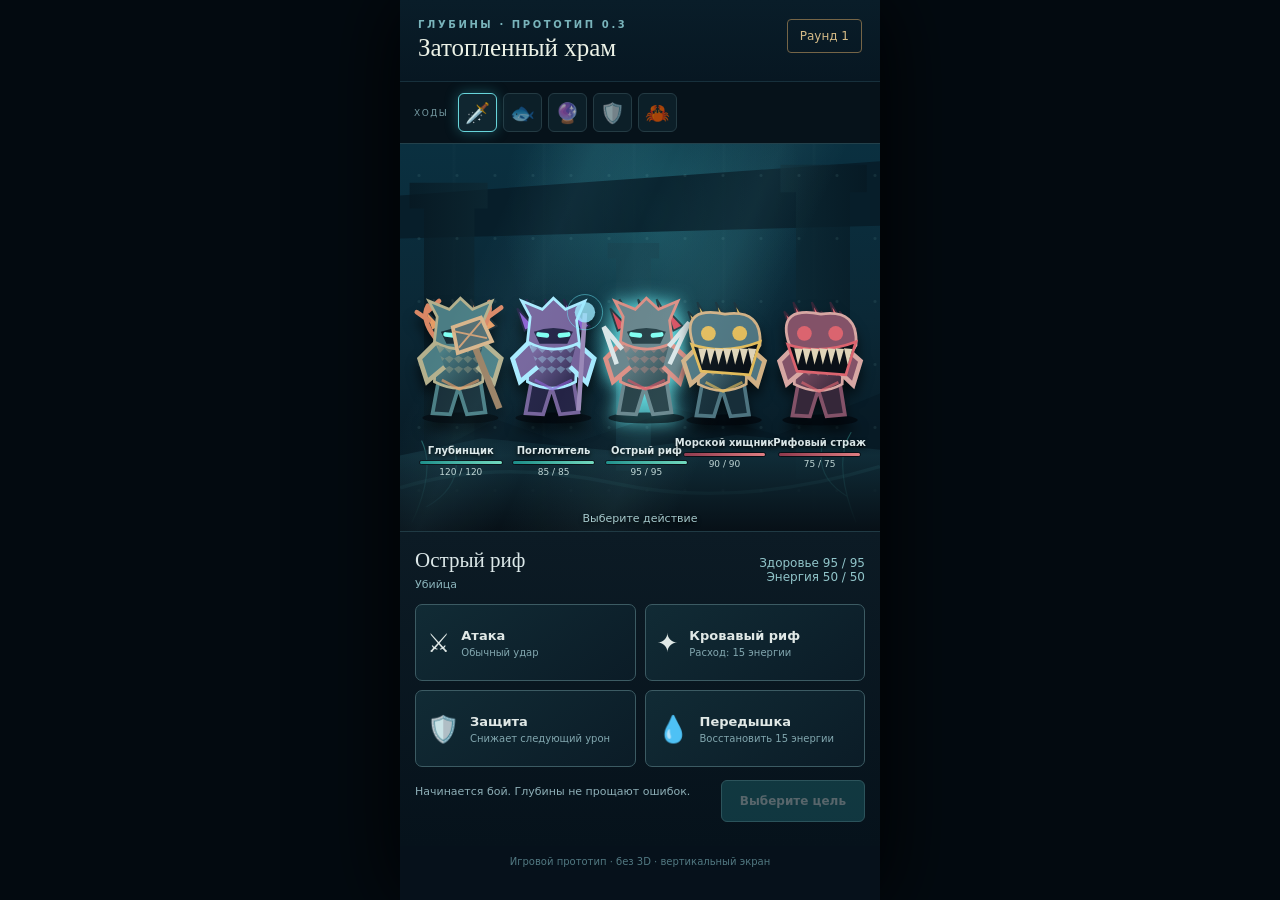
<file: turn-based-art-test.html>
<!doctype html>
<html lang="ru"><head><meta charset="utf-8"><meta name="viewport" content="width=device-width,initial-scale=1,viewport-fit=cover,user-scalable=no"><meta name="theme-color" content="#06131b"><title>Бездна — пошаговая RPG · прототип</title>
<style>
:root{--cyan:#68d5db;--gold:#c9a875;--ink:#06131b;--panel:#0a1924;--line:#365362;--red:#d36c75}*{box-sizing:border-box}body{margin:0;background:#030a10;color:#dce8e9;font-family:system-ui,-apple-system,Arial,sans-serif}button{font:inherit;cursor:pointer;-webkit-tap-highlight-color:transparent}#app{width:min(100%,480px);min-height:100dvh;margin:auto;position:relative;overflow:hidden;background:linear-gradient(180deg,#081d29,#06111b 70%);box-shadow:0 0 80px #000}header{height:82px;padding:19px 18px 12px;display:flex;justify-content:space-between;align-items:start;border-bottom:1px solid #3d657044;background:linear-gradient(#091d29,#071722)}.eyebrow{font-size:10px;letter-spacing:2.6px;color:#79b4bb;font-weight:700}h1{font-family:Georgia,serif;font-weight:400;font-size:25px;margin:4px 0 0;color:#ecf2e7}.round{font-size:12px;color:#d5bb87;border:1px solid #756547;padding:9px 12px;border-radius:4px}.initiative{display:flex;align-items:center;gap:7px;padding:11px 14px;background:#06121a;border-bottom:1px solid #23414b;overflow:hidden}.init-label{font-size:9px;letter-spacing:1.5px;color:#759aa2;margin-right:3px}.turn{height:39px;min-width:39px;display:grid;place-items:center;border:1px solid #34515a;background:#102630;border-radius:6px;font-size:20px;position:relative;opacity:.65}.turn.active{opacity:1;border-color:var(--cyan);box-shadow:0 0 13px #3dc9d65a}.turn.enemy{color:#d58a91}.battle{height:clamp(300px,43dvh,480px);position:relative;overflow:hidden;background:radial-gradient(ellipse at 53% 18%,#2a79858c,transparent 42%),linear-gradient(180deg,#0a3040 0%,#0b2836 45%,#06141d 100%)}.battle:before{content:"";position:absolute;inset:0;background:repeating-linear-gradient(90deg,transparent 0 52px,#8ec5c008 53px 55px,transparent 56px 90px);opacity:.5}.ruins{position:absolute;inset:0;pointer-events:none}.ruins svg{width:100%;height:100%}.ground{position:absolute;bottom:0;width:100%;height:30%;background:linear-gradient(0deg,#071017,#153743a0 65%,transparent);clip-path:polygon(0 35%,17% 20%,45% 31%,70% 17%,100% 30%,100% 100%,0 100%)}.bubbles{position:absolute;inset:0;background-image:radial-gradient(circle,#94d9d54d 1px,transparent 2px);background-size:38px 63px;opacity:.3;pointer-events:none}.team{position:absolute;bottom:14%;left:3%;width:58%;display:flex;align-items:end;justify-content:space-between;gap:0}.foes{position:absolute;bottom:16%;right:3%;width:39%;display:flex;align-items:end;justify-content:space-around;gap:3px}.unit{position:relative;display:flex;flex-direction:column;align-items:center;min-width:0;transition:transform .2s,filter .2s;user-select:none}.unit.active .figure{filter:drop-shadow(0 0 9px #63e4e8)}.unit.target .figure{filter:drop-shadow(0 0 10px #fa7777)}.unit.dead{opacity:.25;filter:grayscale(1)}.figure{height:clamp(112px,19dvh,175px);width:100%;display:flex;align-items:end;justify-content:center;filter:drop-shadow(0 9px 6px #0009)}.figure svg{height:100%;width:100%;overflow:visible}.foes .figure{height:clamp(100px,17dvh,150px)}.unit-name{font-size:10px;white-space:nowrap;text-shadow:0 2px 4px #000;font-weight:700}.hp{height:5px;background:#351b23;border:1px solid #080f16;border-radius:8px;width:90%;margin-top:4px;overflow:hidden}.hp>i{display:block;background:linear-gradient(90deg,#8f394d,#e17e82);height:100%;transition:width .3s}.team .hp>i{background:linear-gradient(90deg,#1b8b86,#70d8bc)}.numbers{font-size:9px;color:#c1d7d6;margin-top:2px}.unit.enemy-unit{cursor:pointer}.unit.enemy-unit.target:after{content:"◆";position:absolute;top:-14px;color:#ff8b87;font-size:14px}.hit{animation:hit .38s ease}@keyframes hit{0%,100%{transform:translateX(0)}35%{transform:translateX(9px);filter:brightness(2)}70%{transform:translateX(-5px)}}.status{position:absolute;left:12px;right:12px;bottom:6px;font-size:11px;color:#a4c7ca;text-align:center;text-shadow:0 2px 4px #000}.control{padding:16px 15px 24px;background:linear-gradient(180deg,#0c1b25,#06121b);border-top:1px solid #48758266}.hero-info{display:flex;align-items:center;justify-content:space-between;margin-bottom:12px}.hero-info h2{font-family:Georgia,serif;font-size:21px;font-weight:400;margin:0}.hero-info small{color:#8bb4bb;font-size:11px}.hero-info .stats{font-size:12px;color:#91c5ca;text-align:right}.actions{display:grid;grid-template-columns:repeat(2,1fr);gap:9px}.action{min-height:77px;background:linear-gradient(145deg,#112b35,#0b1c27);border:1px solid #3c5b63;border-radius:7px;color:#e0e8e6;display:flex;align-items:center;gap:11px;text-align:left;padding:11px}.action strong{display:block;font-size:13px}.action small{display:block;color:#82a7af;font-size:10px;margin-top:4px}.action .ico{font-size:26px}.action.selected{border-color:#7bd6d8;box-shadow:inset 0 0 0 1px #5abdc2,0 0 13px #3dcbcf2c}.action:disabled{opacity:.35;cursor:default}.bottom{display:flex;align-items:center;justify-content:space-between;gap:10px;margin-top:13px}.log{font-size:11px;color:#8eafb7;line-height:1.4;flex:1;min-height:35px}.confirm{padding:13px 18px;background:#267c84;border:1px solid #74cbd0;color:#effffe;border-radius:6px;font-weight:700;font-size:12px;min-width:122px}.confirm:disabled{opacity:.35}.end{position:absolute;inset:0;background:#041019eb;display:none;z-index:10;align-items:center;justify-content:center;flex-direction:column;text-align:center;padding:25px}.end.show{display:flex}.end h2{font:38px Georgia,serif;color:#e8d2a5}.end p{color:#aac1c5}.end button{background:#236c75;border:1px solid #80d6d7;border-radius:5px;color:white;padding:14px 28px;margin-top:20px}.foot{font-size:10px;color:#527982;text-align:center;padding:10px}.floating{position:absolute;z-index:6;color:#fff;font-size:24px;font-weight:900;pointer-events:none;text-shadow:0 2px 8px #000;animation:float .75s ease-out forwards}@keyframes float{to{transform:translateY(-52px);opacity:0}}@media(max-height:700px){header{height:65px;padding-top:12px}.battle{height:38dvh}.figure{height:95px!important}.control{padding-top:10px}.action{min-height:60px}}
@keyframes drift{from{transform:translateY(15px)}to{transform:translateY(-18px)}}.bubbles{animation:drift 9s ease-in-out infinite alternate}.battle:after{content:'';position:absolute;inset:0;pointer-events:none;background:linear-gradient(115deg,transparent 20%,#6dcfdf10 30%,transparent 42%,#78d8d812 58%,transparent 68%);mix-blend-mode:screen}.unit.active{animation:drift 2.2s ease-in-out infinite alternate}.unit.enemy-unit:hover{filter:brightness(1.2)}.action:active{transform:scale(.98)}.unit.target{outline:1px solid #ee8c8c66;border-radius:8px}</style></head><body><main id="app"><header><div><div class="eyebrow">ГЛУБИНЫ · ПРОТОТИП 0.3</div><h1>Затопленный храм</h1></div><div class="round" id="round">Раунд 1</div></header><div class="initiative"><span class="init-label">ХОДЫ</span><div id="queue" style="display:flex;gap:6px"></div></div><section class="battle" id="battle"><div class="ruins"><svg viewBox="0 0 400 450" preserveAspectRatio="none"><defs><linearGradient id="col" x2="1" y2="0"><stop stop-color="#071720"/><stop offset=".5" stop-color="#1a4855"/><stop offset="1" stop-color="#061822"/></linearGradient></defs><path d="M0 60L400 20V95L0 110Z" fill="#071b26" opacity=".8"/><g fill="url(#col)" opacity=".7"><path d="M20 60h42v320H20zM8 45h65v30H8zM330 40h45v350h-45zM317 24h72v32h-72zM180 125h29v255h-29zM173 115h43v18h-43z"/></g><path d="M0 380L80 320 140 350 230 308 315 338 400 290V450H0Z" fill="#071823" opacity=".55"/><path d="M0 400Q80 365 180 395T400 375" fill="none" stroke="#3b8589" opacity=".35" stroke-width="4"/><g stroke="#3b9f9c" opacity=".5" fill="none"><path d="M10 440q20-60 8-95m4 77q32-25 23-70M380 440q-20-70-4-105m-3 75q-29-24-20-65"/></g></svg></div><div class="bubbles"></div><div class="ground"></div><div class="team" id="team"></div><div class="foes" id="foes"></div><div class="status" id="status">Выберите действие и цель</div></section><section class="control"><div class="hero-info"><div><h2 id="heroTitle">Глубинщик</h2><small id="heroRole">Тяжёлый боец</small></div><div class="stats" id="heroStats">Здоровье 120 / 120<br>Энергия 40 / 40</div></div><div class="actions" id="actions"></div><div class="bottom"><div class="log" id="log">Начинается бой. Глубины не прощают ошибок.</div><button class="confirm" id="confirm" disabled>Выберите цель</button></div></section><div class="foot">Игровой прототип · без 3D · вертикальный экран</div><div class="end" id="end"><div style="font-size:55px" id="endIcon">⚔️</div><h2 id="endTitle">Победа</h2><p id="endText"></p><button onclick="location.reload()">Новый бой</button></div></main>
<script>
const icons=['🛡️','🔮','🗡️','🐟','🦀'];
const heroDefs=[{name:'Глубинщик',role:'Тяжёлый боец',hp:120,en:40,init:8,atk:19,cost:15,skill:'Сокрушающий удар',bonus:33,shape:0},{name:'Поглотитель',role:'Маг глубин',hp:85,en:70,init:12,atk:13,cost:20,skill:'Разряд бездны',bonus:28,shape:1},{name:'Острый риф',role:'Убийца',hp:95,en:50,init:18,atk:17,cost:15,skill:'Кровавый риф',bonus:31,shape:2}];
const enemyDefs=[{name:'Морской хищник',hp:90,init:15,atk:13,shape:3},{name:'Рифовый страж',hp:75,init:6,atk:11,shape:4}];
const units=[...heroDefs.map((u,i)=>({...u,id:i,max:u.hp,maxEn:u.en,enemy:false,alive:true})),...enemyDefs.map((u,i)=>({...u,id:i+3,max:u.hp,enemy:true,alive:true}))];
let order=[],turnIndex=0,round=1,selectedAction=null,targetId=null,busy=false,finished=false;
const $=id=>document.getElementById(id);
function figure(id){
const palettes=[['#182d37','#4b7d84','#b4b08d','#e69c64'],['#242345','#76649b','#a8eaff','#8b5ed1'],['#253c43','#68848b','#db8e84','#d84f60'],['#172e39','#4e7480','#d1b084','#e2bb5a'],['#352739','#835268','#d7a7a3','#db646f']];
const [dark,base,shine,accent]=palettes[id], foe=id>2;
const fins=Array.from({length:7},(_,i)=>{let x=19+i*10;return '<path d="M'+x+' 39 L'+(x-8)+' '+(i%2?5:15)+' L'+(x+10)+' 34Z" fill="'+accent+'" stroke="'+dark+'" stroke-width="2"/>'}).join('');
const scales=Array.from({length:15},(_,i)=>{let x=28+(i%5)*10,y=55+Math.floor(i/5)*11;return '<path d="M'+x+' '+y+'l5 3-5 5-5-5Z" fill="'+shine+'" opacity=".35"/>'}).join('');
const coral=id===0?'<path d="M23 47Q7 26 15 12M16 28L3 19M15 18L27 7M72 40Q84 24 81 8M79 25L94 14" fill="none" stroke="#d98765" stroke-width="5" stroke-linecap="round"/>':'';
const weapon=id===0?'<g transform="rotate(-19 78 82)"><path d="M74 40L78 125" stroke="#9a8063" stroke-width="7"/><path d="M59 26L91 26 94 54 55 54Z" fill="#536d72" stroke="#d8b58b" stroke-width="4"/><path d="M58 30L90 49M90 30L58 49" stroke="#d0a077" stroke-width="2"/></g>':id===1?'<path d="M84 20L77 125" stroke="#9a89b8" stroke-width="5"/><circle cx="84" cy="19" r="11" fill="#9ceaff" opacity=".8"/><circle cx="84" cy="19" r="19" fill="none" stroke="#6cefff" opacity=".5"/>':id===2?'<path d="M18 75L4 35 24 59M75 75L96 30 74 56" stroke="#d9e6e8" stroke-width="5" fill="none"/>':'';
const head=foe?'<path d="M15 46Q5 9 51 18Q92 12 89 52L75 75 25 75Z" fill="'+base+'" stroke="'+shine+'" stroke-width="3"/><path d="M15 51Q50 63 89 48L78 84 25 80Z" fill="#0a1017" stroke="'+accent+'" stroke-width="3"/>'+Array.from({length:7},(_,i)=>'<path d="M'+(22+i*9)+' 55l4 18 5-17Z" fill="#dfd4b8"/>').join('')+'<circle cx="33" cy="39" r="8" fill="'+accent+'"/><circle cx="67" cy="39" r="8" fill="'+accent+'"/>': '<path d="M25 24L16 7 38 16 50 4 63 16 84 7 75 28 78 52Q50 66 22 51Z" fill="'+base+'" stroke="'+shine+'" stroke-width="3"/><path d="M29 40Q50 32 71 40L65 53 35 53Z" fill="'+dark+'"/><path d="M34 43L43 44M57 44L66 43" stroke="#80fff2" stroke-width="5" stroke-linecap="round"/>';
return '<svg viewBox="0 0 100 140" aria-hidden="true"><defs><linearGradient id="armor'+id+'" x1="0" y1="0" x2="1" y2="1"><stop stop-color="'+shine+'"/><stop offset=".25" stop-color="'+base+'"/><stop offset="1" stop-color="'+dark+'"/></linearGradient></defs><ellipse cx="50" cy="133" rx="41" ry="6" fill="#02070c" opacity=".7"/>'+fins+coral+'<path d="M28 84L20 128 39 129 48 100 57 129 77 127 70 83Z" fill="'+dark+'" stroke="'+base+'" stroke-width="4"/><path d="M24 48Q49 31 76 48L74 94Q49 108 22 94Z" fill="url(#armor'+id+')" stroke="'+shine+'" stroke-width="3"/>'+scales+'<path d="M23 52L6 69 14 94 33 78M75 52L94 69 86 95 68 78" fill="'+base+'" stroke="'+shine+'" stroke-width="5"/>'+head+weapon+'<path d="M30 92L49 102 70 92" fill="none" stroke="'+accent+'" stroke-width="3" opacity=".65"/></svg>';
}
function render(){const active=order[turnIndex];$('round').textContent='Раунд '+round;$('queue').innerHTML=order.slice(turnIndex).filter(id=>units[id].alive).concat(order.slice(0,turnIndex).filter(id=>units[id].alive)).map((id,i)=>'<div class="turn '+(i===0?'active ':'')+(units[id].enemy?'enemy':'')+'">'+icons[id]+'</div>').join('');
for(const [container,ids] of [['team',[0,1,2]],['foes',[3,4]]]){$(container).innerHTML=ids.map(id=>{const u=units[id];return '<div class="unit '+(!u.alive?'dead ':'')+(id===active?'active ':'')+(id===targetId?'target ':'')+(u.enemy?'enemy-unit':'')+'" data-id="'+id+'"><div class="figure">'+figure(u.shape)+'</div><div class="unit-name">'+u.name+'</div><div class="hp"><i style="width:'+Math.max(0,u.hp/u.max*100)+'%"></i></div><div class="numbers">'+Math.max(0,u.hp)+' / '+u.max+'</div></div>'}).join('')}
document.querySelectorAll('.enemy-unit').forEach(el=>el.onclick=()=>{if(!busy&&active!==undefined&&!units[active].enemy&&units[+el.dataset.id].alive){targetId=+el.dataset.id;render()}});
if(active===undefined)return;const h=units[active];$('heroTitle').textContent=h.enemy?'Ход противника':h.name;$('heroRole').textContent=h.enemy?'Враг выбирает действие':h.role;$('heroStats').innerHTML=h.enemy?'Вражеская атака':'Здоровье '+h.hp+' / '+h.max+'<br>Энергия '+h.en+' / '+h.maxEn;
const actions=[{name:'Атака',desc:'Обычный удар',ico:'⚔️',cost:0},{name:h.enemy?'Способность':h.skill,desc:'Расход: '+(h.cost||0)+' энергии',ico:'✦',cost:h.cost||0},{name:'Защита',desc:'Снижает следующий урон',ico:'🛡️',cost:0},{name:'Передышка',desc:'Восстановить 15 энергии',ico:'💧',cost:0}];
$('actions').innerHTML=actions.map((a,i)=>'<button class="action '+(selectedAction===i?'selected':'')+'" data-action="'+i+'" '+(busy||h.enemy||i===1&&h.en<a.cost?'disabled':'')+'><span class="ico">'+a.ico+'</span><span><strong>'+a.name+'</strong><small>'+a.desc+'</small></span></button>').join('');
document.querySelectorAll('[data-action]').forEach(b=>b.onclick=()=>{selectedAction=+b.dataset.action;if(selectedAction>=2)targetId=null;render()});
const can=!busy&&!h.enemy&&selectedAction!==null&&(selectedAction>=2||targetId!==null&&units[targetId].alive);$('confirm').disabled=!can;$('confirm').textContent=selectedAction>=2?'Выполнить':targetId!==null?'Атаковать':'Выберите цель';$('status').textContent=h.enemy?'Противник готовится к атаке':selectedAction===null?'Выберите действие':selectedAction<2?'Нажмите на живого противника':'Подтвердите действие';
}
function say(s){$('log').textContent=s}
function pop(id,n){const el=document.querySelector('[data-id="'+id+'"]');if(!el)return;el.classList.add('hit');const b=el.getBoundingClientRect(),p=$('battle').getBoundingClientRect();const d=document.createElement('div');d.className='floating';d.textContent=n;d.style.left=(b.left-p.left+b.width/2-10)+'px';d.style.top=(b.top-p.top+10)+'px';$('battle').appendChild(d);setTimeout(()=>d.remove(),780)}
function damage(target,amount){const u=units[target];let actual=Math.max(1,amount-(u.guard?Math.ceil(amount*.55):0));u.guard=false;u.hp=Math.max(0,u.hp-actual);u.alive=u.hp>0;pop(target,'−'+actual)}
function next(){selectedAction=null;targetId=null;if(units.slice(3).every(u=>!u.alive))return end(true);if(units.slice(0,3).every(u=>!u.alive))return end(false);do{turnIndex++;if(turnIndex>=order.length){round++;turnIndex=0;order=units.filter(u=>u.alive).sort((a,b)=>b.init-a.init).map(u=>u.id)}}while(!units[order[turnIndex]].alive);busy=false;render();if(units[order[turnIndex]].enemy){busy=true;setTimeout(enemyTurn,850)}}
function enemyTurn(){if(finished)return;const e=units[order[turnIndex]];const possible=units.slice(0,3).filter(u=>u.alive);if(!possible.length)return end(false);const t=possible[Math.floor(Math.random()*possible.length)];damage(t.id,e.atk+Math.floor(Math.random()*6));say(e.name+' атакует: '+t.name);render();setTimeout(next,850)}
function end(win){finished=true;$('end').classList.add('show');$('endIcon').textContent=win?'🏆':'☠️';$('endTitle').textContent=win?'Победа':'Отряд погиб';$('endText').textContent=win?'Враги повержены. Подводный храм пока хранит свои тайны.':'Глубины оказались сильнее. Попробуйте другую тактику.'}
$('confirm').onclick=()=>{if(busy||selectedAction===null||finished)return;const h=units[order[turnIndex]];busy=true;let msg='';if(selectedAction===0){damage(targetId,h.atk+Math.floor(Math.random()*7));msg=h.name+' наносит обычный удар'}else if(selectedAction===1){h.en-=h.cost;damage(targetId,h.bonus+Math.floor(Math.random()*9));msg=h.name+' применяет «'+h.skill+'»'}else if(selectedAction===2){h.guard=true;msg=h.name+' укрепляет защиту'}else{h.en=Math.min(h.maxEn,h.en+15);msg=h.name+' восстанавливает энергию'}say(msg);render();setTimeout(next,750)};
function start(){order=units.slice().sort((a,b)=>b.init-a.init).map(u=>u.id);render();if(units[order[0]].enemy){busy=true;setTimeout(enemyTurn,850)}}
start();
</script></body></html>
</file>
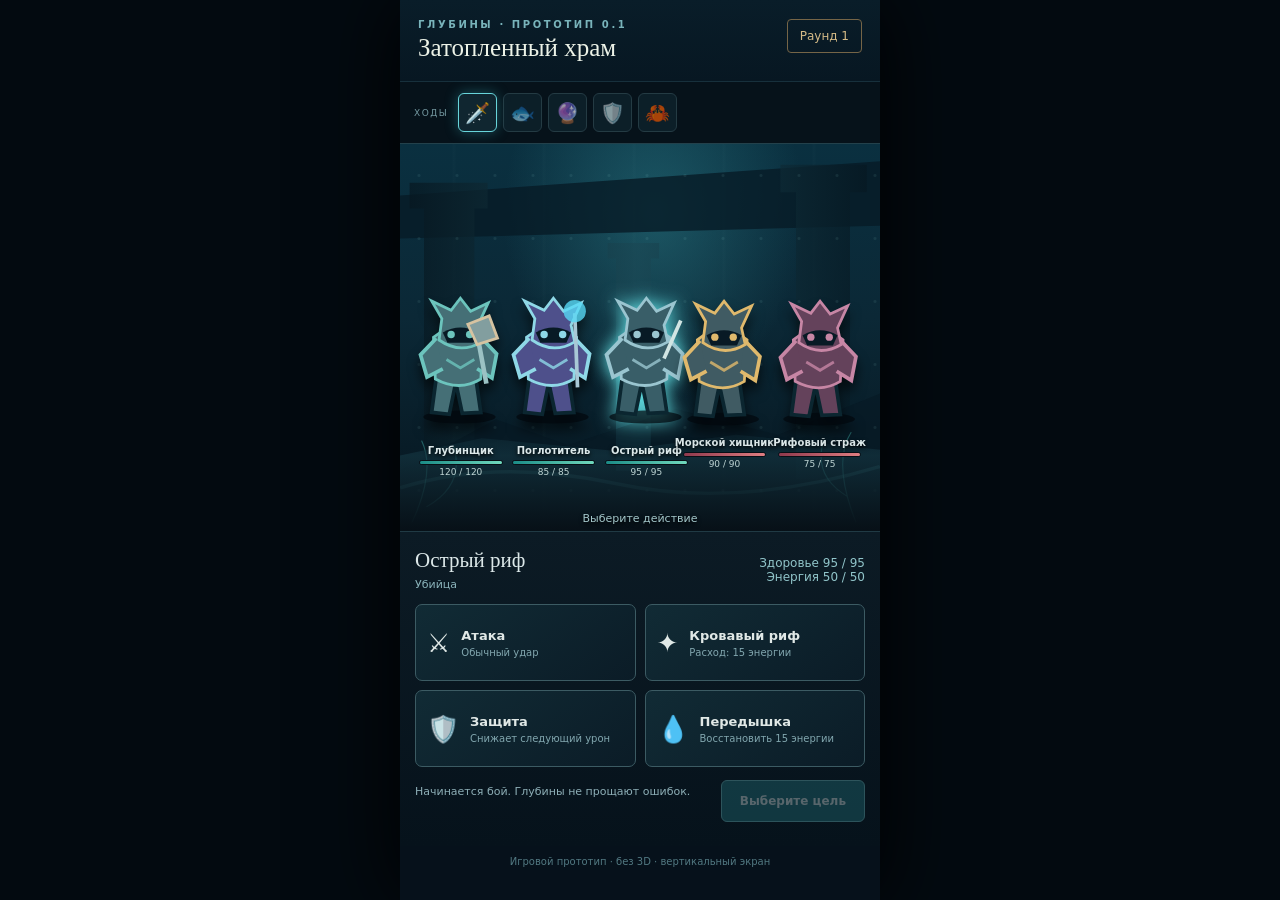
<file: turn-based-prototype.html>
<!doctype html>
<html lang="ru"><head><meta charset="utf-8"><meta name="viewport" content="width=device-width,initial-scale=1,viewport-fit=cover,user-scalable=no"><meta name="theme-color" content="#06131b"><title>Бездна — пошаговая RPG · прототип</title>
<style>
:root{--cyan:#68d5db;--gold:#c9a875;--ink:#06131b;--panel:#0a1924;--line:#365362;--red:#d36c75}*{box-sizing:border-box}body{margin:0;background:#030a10;color:#dce8e9;font-family:system-ui,-apple-system,Arial,sans-serif}button{font:inherit;cursor:pointer;-webkit-tap-highlight-color:transparent}#app{width:min(100%,480px);min-height:100dvh;margin:auto;position:relative;overflow:hidden;background:linear-gradient(180deg,#081d29,#06111b 70%);box-shadow:0 0 80px #000}header{height:82px;padding:19px 18px 12px;display:flex;justify-content:space-between;align-items:start;border-bottom:1px solid #3d657044;background:linear-gradient(#091d29,#071722)}.eyebrow{font-size:10px;letter-spacing:2.6px;color:#79b4bb;font-weight:700}h1{font-family:Georgia,serif;font-weight:400;font-size:25px;margin:4px 0 0;color:#ecf2e7}.round{font-size:12px;color:#d5bb87;border:1px solid #756547;padding:9px 12px;border-radius:4px}.initiative{display:flex;align-items:center;gap:7px;padding:11px 14px;background:#06121a;border-bottom:1px solid #23414b;overflow:hidden}.init-label{font-size:9px;letter-spacing:1.5px;color:#759aa2;margin-right:3px}.turn{height:39px;min-width:39px;display:grid;place-items:center;border:1px solid #34515a;background:#102630;border-radius:6px;font-size:20px;position:relative;opacity:.65}.turn.active{opacity:1;border-color:var(--cyan);box-shadow:0 0 13px #3dc9d65a}.turn.enemy{color:#d58a91}.battle{height:clamp(300px,43dvh,480px);position:relative;overflow:hidden;background:radial-gradient(ellipse at 53% 18%,#2a79858c,transparent 42%),linear-gradient(180deg,#0a3040 0%,#0b2836 45%,#06141d 100%)}.battle:before{content:"";position:absolute;inset:0;background:repeating-linear-gradient(90deg,transparent 0 52px,#8ec5c008 53px 55px,transparent 56px 90px);opacity:.5}.ruins{position:absolute;inset:0;pointer-events:none}.ruins svg{width:100%;height:100%}.ground{position:absolute;bottom:0;width:100%;height:30%;background:linear-gradient(0deg,#071017,#153743a0 65%,transparent);clip-path:polygon(0 35%,17% 20%,45% 31%,70% 17%,100% 30%,100% 100%,0 100%)}.bubbles{position:absolute;inset:0;background-image:radial-gradient(circle,#94d9d54d 1px,transparent 2px);background-size:38px 63px;opacity:.3;pointer-events:none}.team{position:absolute;bottom:14%;left:3%;width:58%;display:flex;align-items:end;justify-content:space-between;gap:0}.foes{position:absolute;bottom:16%;right:3%;width:39%;display:flex;align-items:end;justify-content:space-around;gap:3px}.unit{position:relative;display:flex;flex-direction:column;align-items:center;min-width:0;transition:transform .2s,filter .2s;user-select:none}.unit.active .figure{filter:drop-shadow(0 0 9px #63e4e8)}.unit.target .figure{filter:drop-shadow(0 0 10px #fa7777)}.unit.dead{opacity:.25;filter:grayscale(1)}.figure{height:clamp(112px,19dvh,175px);width:100%;display:flex;align-items:end;justify-content:center;filter:drop-shadow(0 9px 6px #0009)}.figure svg{height:100%;width:100%;overflow:visible}.foes .figure{height:clamp(100px,17dvh,150px)}.unit-name{font-size:10px;white-space:nowrap;text-shadow:0 2px 4px #000;font-weight:700}.hp{height:5px;background:#351b23;border:1px solid #080f16;border-radius:8px;width:90%;margin-top:4px;overflow:hidden}.hp>i{display:block;background:linear-gradient(90deg,#8f394d,#e17e82);height:100%;transition:width .3s}.team .hp>i{background:linear-gradient(90deg,#1b8b86,#70d8bc)}.numbers{font-size:9px;color:#c1d7d6;margin-top:2px}.unit.enemy-unit{cursor:pointer}.unit.enemy-unit.target:after{content:"◆";position:absolute;top:-14px;color:#ff8b87;font-size:14px}.hit{animation:hit .38s ease}@keyframes hit{0%,100%{transform:translateX(0)}35%{transform:translateX(9px);filter:brightness(2)}70%{transform:translateX(-5px)}}.status{position:absolute;left:12px;right:12px;bottom:6px;font-size:11px;color:#a4c7ca;text-align:center;text-shadow:0 2px 4px #000}.control{padding:16px 15px 24px;background:linear-gradient(180deg,#0c1b25,#06121b);border-top:1px solid #48758266}.hero-info{display:flex;align-items:center;justify-content:space-between;margin-bottom:12px}.hero-info h2{font-family:Georgia,serif;font-size:21px;font-weight:400;margin:0}.hero-info small{color:#8bb4bb;font-size:11px}.hero-info .stats{font-size:12px;color:#91c5ca;text-align:right}.actions{display:grid;grid-template-columns:repeat(2,1fr);gap:9px}.action{min-height:77px;background:linear-gradient(145deg,#112b35,#0b1c27);border:1px solid #3c5b63;border-radius:7px;color:#e0e8e6;display:flex;align-items:center;gap:11px;text-align:left;padding:11px}.action strong{display:block;font-size:13px}.action small{display:block;color:#82a7af;font-size:10px;margin-top:4px}.action .ico{font-size:26px}.action.selected{border-color:#7bd6d8;box-shadow:inset 0 0 0 1px #5abdc2,0 0 13px #3dcbcf2c}.action:disabled{opacity:.35;cursor:default}.bottom{display:flex;align-items:center;justify-content:space-between;gap:10px;margin-top:13px}.log{font-size:11px;color:#8eafb7;line-height:1.4;flex:1;min-height:35px}.confirm{padding:13px 18px;background:#267c84;border:1px solid #74cbd0;color:#effffe;border-radius:6px;font-weight:700;font-size:12px;min-width:122px}.confirm:disabled{opacity:.35}.end{position:absolute;inset:0;background:#041019eb;display:none;z-index:10;align-items:center;justify-content:center;flex-direction:column;text-align:center;padding:25px}.end.show{display:flex}.end h2{font:38px Georgia,serif;color:#e8d2a5}.end p{color:#aac1c5}.end button{background:#236c75;border:1px solid #80d6d7;border-radius:5px;color:white;padding:14px 28px;margin-top:20px}.foot{font-size:10px;color:#527982;text-align:center;padding:10px}.floating{position:absolute;z-index:6;color:#fff;font-size:24px;font-weight:900;pointer-events:none;text-shadow:0 2px 8px #000;animation:float .75s ease-out forwards}@keyframes float{to{transform:translateY(-52px);opacity:0}}@media(max-height:700px){header{height:65px;padding-top:12px}.battle{height:38dvh}.figure{height:95px!important}.control{padding-top:10px}.action{min-height:60px}}
</style></head><body><main id="app"><header><div><div class="eyebrow">ГЛУБИНЫ · ПРОТОТИП 0.1</div><h1>Затопленный храм</h1></div><div class="round" id="round">Раунд 1</div></header><div class="initiative"><span class="init-label">ХОДЫ</span><div id="queue" style="display:flex;gap:6px"></div></div><section class="battle" id="battle"><div class="ruins"><svg viewBox="0 0 400 450" preserveAspectRatio="none"><defs><linearGradient id="col" x2="1" y2="0"><stop stop-color="#071720"/><stop offset=".5" stop-color="#1a4855"/><stop offset="1" stop-color="#061822"/></linearGradient></defs><path d="M0 60L400 20V95L0 110Z" fill="#071b26" opacity=".8"/><g fill="url(#col)" opacity=".7"><path d="M20 60h42v320H20zM8 45h65v30H8zM330 40h45v350h-45zM317 24h72v32h-72zM180 125h29v255h-29zM173 115h43v18h-43z"/></g><path d="M0 380L80 320 140 350 230 308 315 338 400 290V450H0Z" fill="#071823" opacity=".55"/><path d="M0 400Q80 365 180 395T400 375" fill="none" stroke="#3b8589" opacity=".35" stroke-width="4"/><g stroke="#3b9f9c" opacity=".5" fill="none"><path d="M10 440q20-60 8-95m4 77q32-25 23-70M380 440q-20-70-4-105m-3 75q-29-24-20-65"/></g></svg></div><div class="bubbles"></div><div class="ground"></div><div class="team" id="team"></div><div class="foes" id="foes"></div><div class="status" id="status">Выберите действие и цель</div></section><section class="control"><div class="hero-info"><div><h2 id="heroTitle">Глубинщик</h2><small id="heroRole">Тяжёлый боец</small></div><div class="stats" id="heroStats">Здоровье 120 / 120<br>Энергия 40 / 40</div></div><div class="actions" id="actions"></div><div class="bottom"><div class="log" id="log">Начинается бой. Глубины не прощают ошибок.</div><button class="confirm" id="confirm" disabled>Выберите цель</button></div></section><div class="foot">Игровой прототип · без 3D · вертикальный экран</div><div class="end" id="end"><div style="font-size:55px" id="endIcon">⚔️</div><h2 id="endTitle">Победа</h2><p id="endText"></p><button onclick="location.reload()">Новый бой</button></div></main>
<script>
const icons=['🛡️','🔮','🗡️','🐟','🦀'];
const heroDefs=[{name:'Глубинщик',role:'Тяжёлый боец',hp:120,en:40,init:8,atk:19,cost:15,skill:'Сокрушающий удар',bonus:33,shape:0},{name:'Поглотитель',role:'Маг глубин',hp:85,en:70,init:12,atk:13,cost:20,skill:'Разряд бездны',bonus:28,shape:1},{name:'Острый риф',role:'Убийца',hp:95,en:50,init:18,atk:17,cost:15,skill:'Кровавый риф',bonus:31,shape:2}];
const enemyDefs=[{name:'Морской хищник',hp:90,init:15,atk:13,shape:3},{name:'Рифовый страж',hp:75,init:6,atk:11,shape:4}];
const units=[...heroDefs.map((u,i)=>({...u,id:i,max:u.hp,maxEn:u.en,enemy:false,alive:true})),...enemyDefs.map((u,i)=>({...u,id:i+3,max:u.hp,enemy:true,alive:true}))];
let order=[],turnIndex=0,round=1,selectedAction=null,targetId=null,busy=false,finished=false;
const $=id=>document.getElementById(id);
function figure(id){const colors=[['#456f76','#6cc4bd'],['#4e508b','#8fd8e7'],['#395e68','#9ac5d0'],['#405b63','#e0b96c'],['#64425b','#c786a5']];let [base,light]=colors[id];const weapon=id===0?'<path d="M67 37L78 96" stroke="#9bc2c4" stroke-width="5"/><path d="M58 32L81 23 90 47 68 54Z" fill="#829e9f" stroke="#d6c3a1" stroke-width="3"/>':id===1?'<path d="M73 20L76 100" stroke="#a8c8d6" stroke-width="4"/><circle cx="73" cy="18" r="12" fill="#58d8f5" opacity=".8"/>':id===2?'<path d="M69 69L87 28" stroke="#d1e5e3" stroke-width="4"/>':'';return '<svg viewBox="0 0 100 140" aria-hidden="true"><ellipse cx="49" cy="132" rx="39" ry="7" fill="#02080d" opacity=".7"/><path d="M25 82L19 127 38 129 45 95 52 128 72 127 65 79" fill="'+base+'" stroke="#0b2630" stroke-width="4"/><path d="M21 46Q48 24 75 46L72 91Q49 105 23 91Z" fill="'+base+'" stroke="'+light+'" stroke-width="3"/><path d="M24 47L7 65 14 89 31 80M72 46L89 64 84 90 68 80" fill="'+base+'" stroke="'+light+'" stroke-width="4"/><path d="M30 26L19 7 40 17 50 4 61 18 80 9 69 33 73 51Q50 65 27 49Z" fill="'+base+'" stroke="'+light+'" stroke-width="3"/><path d="M31 41Q50 30 69 41L64 52 36 52Z" fill="#081a25"/><circle cx="40" cy="43" r="4" fill="'+light+'"/><circle cx="60" cy="43" r="4" fill="'+light+'"/><path d="M35 70L50 79 65 70" fill="none" stroke="'+light+'" stroke-width="3" opacity=".8"/>'+weapon+'</svg>'}
function render(){const active=order[turnIndex];$('round').textContent='Раунд '+round;$('queue').innerHTML=order.slice(turnIndex).filter(id=>units[id].alive).concat(order.slice(0,turnIndex).filter(id=>units[id].alive)).map((id,i)=>'<div class="turn '+(i===0?'active ':'')+(units[id].enemy?'enemy':'')+'">'+icons[id]+'</div>').join('');
for(const [container,ids] of [['team',[0,1,2]],['foes',[3,4]]]){$(container).innerHTML=ids.map(id=>{const u=units[id];return '<div class="unit '+(!u.alive?'dead ':'')+(id===active?'active ':'')+(id===targetId?'target ':'')+(u.enemy?'enemy-unit':'')+'" data-id="'+id+'"><div class="figure">'+figure(u.shape)+'</div><div class="unit-name">'+u.name+'</div><div class="hp"><i style="width:'+Math.max(0,u.hp/u.max*100)+'%"></i></div><div class="numbers">'+Math.max(0,u.hp)+' / '+u.max+'</div></div>'}).join('')}
document.querySelectorAll('.enemy-unit').forEach(el=>el.onclick=()=>{if(!busy&&active!==undefined&&!units[active].enemy&&units[+el.dataset.id].alive){targetId=+el.dataset.id;render()}});
if(active===undefined)return;const h=units[active];$('heroTitle').textContent=h.enemy?'Ход противника':h.name;$('heroRole').textContent=h.enemy?'Враг выбирает действие':h.role;$('heroStats').innerHTML=h.enemy?'Вражеская атака':'Здоровье '+h.hp+' / '+h.max+'<br>Энергия '+h.en+' / '+h.maxEn;
const actions=[{name:'Атака',desc:'Обычный удар',ico:'⚔️',cost:0},{name:h.enemy?'Способность':h.skill,desc:'Расход: '+(h.cost||0)+' энергии',ico:'✦',cost:h.cost||0},{name:'Защита',desc:'Снижает следующий урон',ico:'🛡️',cost:0},{name:'Передышка',desc:'Восстановить 15 энергии',ico:'💧',cost:0}];
$('actions').innerHTML=actions.map((a,i)=>'<button class="action '+(selectedAction===i?'selected':'')+'" data-action="'+i+'" '+(busy||h.enemy||i===1&&h.en<a.cost?'disabled':'')+'><span class="ico">'+a.ico+'</span><span><strong>'+a.name+'</strong><small>'+a.desc+'</small></span></button>').join('');
document.querySelectorAll('[data-action]').forEach(b=>b.onclick=()=>{selectedAction=+b.dataset.action;if(selectedAction>=2)targetId=null;render()});
const can=!busy&&!h.enemy&&selectedAction!==null&&(selectedAction>=2||targetId!==null&&units[targetId].alive);$('confirm').disabled=!can;$('confirm').textContent=selectedAction>=2?'Выполнить':targetId!==null?'Атаковать':'Выберите цель';$('status').textContent=h.enemy?'Противник готовится к атаке':selectedAction===null?'Выберите действие':selectedAction<2?'Нажмите на живого противника':'Подтвердите действие';
}
function say(s){$('log').textContent=s}
function pop(id,n){const el=document.querySelector('[data-id="'+id+'"]');if(!el)return;el.classList.add('hit');const b=el.getBoundingClientRect(),p=$('battle').getBoundingClientRect();const d=document.createElement('div');d.className='floating';d.textContent=n;d.style.left=(b.left-p.left+b.width/2-10)+'px';d.style.top=(b.top-p.top+10)+'px';$('battle').appendChild(d);setTimeout(()=>d.remove(),780)}
function damage(target,amount){const u=units[target];let actual=Math.max(1,amount-(u.guard?Math.ceil(amount*.55):0));u.guard=false;u.hp=Math.max(0,u.hp-actual);u.alive=u.hp>0;pop(target,'−'+actual)}
function next(){selectedAction=null;targetId=null;if(units.slice(3).every(u=>!u.alive))return end(true);if(units.slice(0,3).every(u=>!u.alive))return end(false);do{turnIndex++;if(turnIndex>=order.length){round++;turnIndex=0;order=units.filter(u=>u.alive).sort((a,b)=>b.init-a.init).map(u=>u.id)}}while(!units[order[turnIndex]].alive);busy=false;render();if(units[order[turnIndex]].enemy){busy=true;setTimeout(enemyTurn,850)}}
function enemyTurn(){if(finished)return;const e=units[order[turnIndex]];const possible=units.slice(0,3).filter(u=>u.alive);if(!possible.length)return end(false);const t=possible[Math.floor(Math.random()*possible.length)];damage(t.id,e.atk+Math.floor(Math.random()*6));say(e.name+' атакует: '+t.name);render();setTimeout(next,850)}
function end(win){finished=true;$('end').classList.add('show');$('endIcon').textContent=win?'🏆':'☠️';$('endTitle').textContent=win?'Победа':'Отряд погиб';$('endText').textContent=win?'Враги повержены. Подводный храм пока хранит свои тайны.':'Глубины оказались сильнее. Попробуйте другую тактику.'}
$('confirm').onclick=()=>{if(busy||selectedAction===null||finished)return;const h=units[order[turnIndex]];busy=true;let msg='';if(selectedAction===0){damage(targetId,h.atk+Math.floor(Math.random()*7));msg=h.name+' наносит обычный удар'}else if(selectedAction===1){h.en-=h.cost;damage(targetId,h.bonus+Math.floor(Math.random()*9));msg=h.name+' применяет «'+h.skill+'»'}else if(selectedAction===2){h.guard=true;msg=h.name+' укрепляет защиту'}else{h.en=Math.min(h.maxEn,h.en+15);msg=h.name+' восстанавливает энергию'}say(msg);render();setTimeout(next,750)};
function start(){order=units.slice().sort((a,b)=>b.init-a.init).map(u=>u.id);render();if(units[order[0]].enemy){busy=true;setTimeout(enemyTurn,850)}}
start();
</script></body></html>
</file>
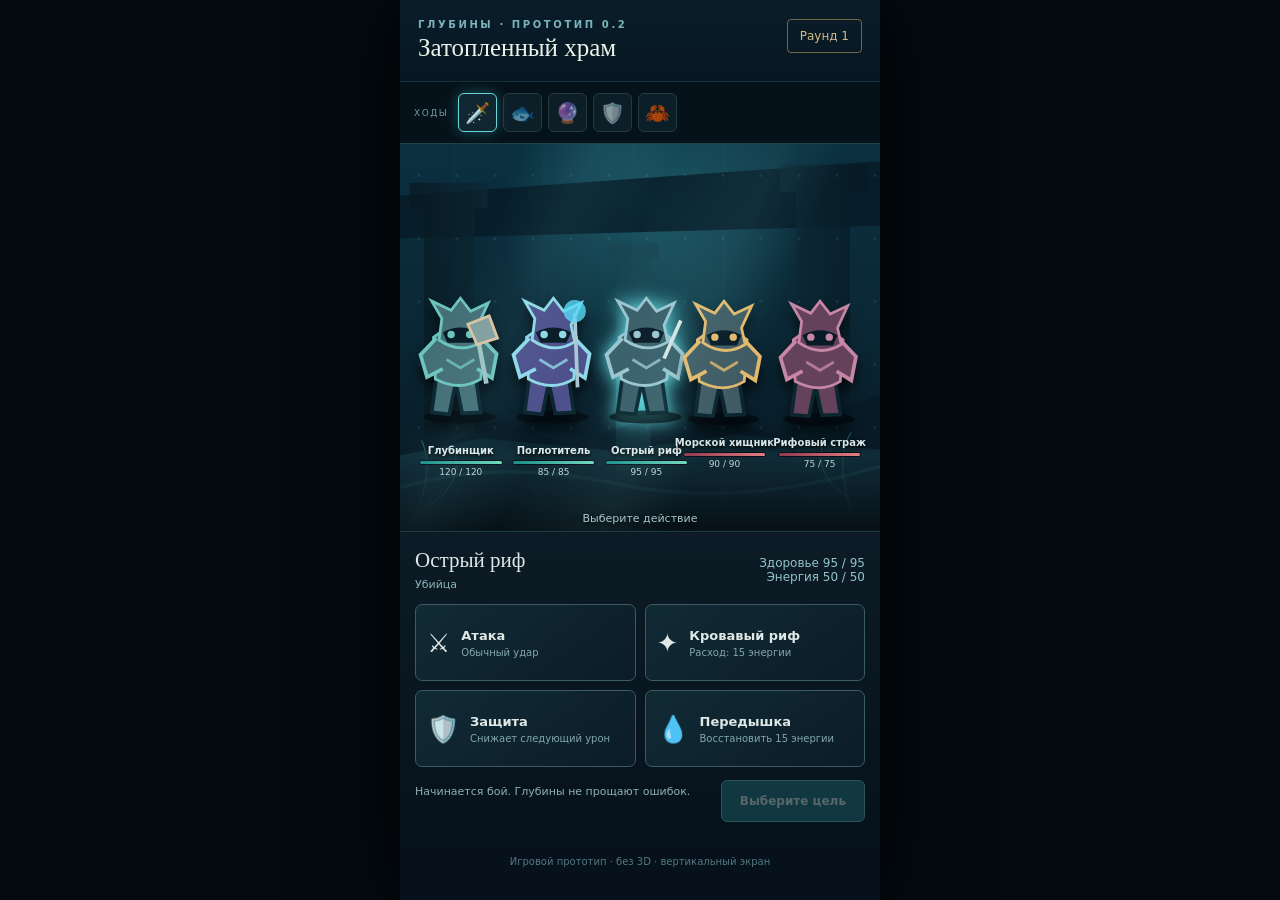
<file: turn-based-visual-test.html>
<!doctype html>
<html lang="ru"><head><meta charset="utf-8"><meta name="viewport" content="width=device-width,initial-scale=1,viewport-fit=cover,user-scalable=no"><meta name="theme-color" content="#06131b"><title>Бездна — пошаговая RPG · прототип</title>
<style>
:root{--cyan:#68d5db;--gold:#c9a875;--ink:#06131b;--panel:#0a1924;--line:#365362;--red:#d36c75}*{box-sizing:border-box}body{margin:0;background:#030a10;color:#dce8e9;font-family:system-ui,-apple-system,Arial,sans-serif}button{font:inherit;cursor:pointer;-webkit-tap-highlight-color:transparent}#app{width:min(100%,480px);min-height:100dvh;margin:auto;position:relative;overflow:hidden;background:linear-gradient(180deg,#081d29,#06111b 70%);box-shadow:0 0 80px #000}header{height:82px;padding:19px 18px 12px;display:flex;justify-content:space-between;align-items:start;border-bottom:1px solid #3d657044;background:linear-gradient(#091d29,#071722)}.eyebrow{font-size:10px;letter-spacing:2.6px;color:#79b4bb;font-weight:700}h1{font-family:Georgia,serif;font-weight:400;font-size:25px;margin:4px 0 0;color:#ecf2e7}.round{font-size:12px;color:#d5bb87;border:1px solid #756547;padding:9px 12px;border-radius:4px}.initiative{display:flex;align-items:center;gap:7px;padding:11px 14px;background:#06121a;border-bottom:1px solid #23414b;overflow:hidden}.init-label{font-size:9px;letter-spacing:1.5px;color:#759aa2;margin-right:3px}.turn{height:39px;min-width:39px;display:grid;place-items:center;border:1px solid #34515a;background:#102630;border-radius:6px;font-size:20px;position:relative;opacity:.65}.turn.active{opacity:1;border-color:var(--cyan);box-shadow:0 0 13px #3dc9d65a}.turn.enemy{color:#d58a91}.battle{height:clamp(300px,43dvh,480px);position:relative;overflow:hidden;background:radial-gradient(ellipse at 53% 18%,#2a79858c,transparent 42%),linear-gradient(180deg,#0a3040 0%,#0b2836 45%,#06141d 100%)}.battle:before{content:"";position:absolute;inset:0;background:repeating-linear-gradient(90deg,transparent 0 52px,#8ec5c008 53px 55px,transparent 56px 90px);opacity:.5}.ruins{position:absolute;inset:0;pointer-events:none}.ruins svg{width:100%;height:100%}.ground{position:absolute;bottom:0;width:100%;height:30%;background:linear-gradient(0deg,#071017,#153743a0 65%,transparent);clip-path:polygon(0 35%,17% 20%,45% 31%,70% 17%,100% 30%,100% 100%,0 100%)}.bubbles{position:absolute;inset:0;background-image:radial-gradient(circle,#94d9d54d 1px,transparent 2px);background-size:38px 63px;opacity:.3;pointer-events:none}.team{position:absolute;bottom:14%;left:3%;width:58%;display:flex;align-items:end;justify-content:space-between;gap:0}.foes{position:absolute;bottom:16%;right:3%;width:39%;display:flex;align-items:end;justify-content:space-around;gap:3px}.unit{position:relative;display:flex;flex-direction:column;align-items:center;min-width:0;transition:transform .2s,filter .2s;user-select:none}.unit.active .figure{filter:drop-shadow(0 0 9px #63e4e8)}.unit.target .figure{filter:drop-shadow(0 0 10px #fa7777)}.unit.dead{opacity:.25;filter:grayscale(1)}.figure{height:clamp(112px,19dvh,175px);width:100%;display:flex;align-items:end;justify-content:center;filter:drop-shadow(0 9px 6px #0009)}.figure svg{height:100%;width:100%;overflow:visible}.foes .figure{height:clamp(100px,17dvh,150px)}.unit-name{font-size:10px;white-space:nowrap;text-shadow:0 2px 4px #000;font-weight:700}.hp{height:5px;background:#351b23;border:1px solid #080f16;border-radius:8px;width:90%;margin-top:4px;overflow:hidden}.hp>i{display:block;background:linear-gradient(90deg,#8f394d,#e17e82);height:100%;transition:width .3s}.team .hp>i{background:linear-gradient(90deg,#1b8b86,#70d8bc)}.numbers{font-size:9px;color:#c1d7d6;margin-top:2px}.unit.enemy-unit{cursor:pointer}.unit.enemy-unit.target:after{content:"◆";position:absolute;top:-14px;color:#ff8b87;font-size:14px}.hit{animation:hit .38s ease}@keyframes hit{0%,100%{transform:translateX(0)}35%{transform:translateX(9px);filter:brightness(2)}70%{transform:translateX(-5px)}}.status{position:absolute;left:12px;right:12px;bottom:6px;font-size:11px;color:#a4c7ca;text-align:center;text-shadow:0 2px 4px #000}.control{padding:16px 15px 24px;background:linear-gradient(180deg,#0c1b25,#06121b);border-top:1px solid #48758266}.hero-info{display:flex;align-items:center;justify-content:space-between;margin-bottom:12px}.hero-info h2{font-family:Georgia,serif;font-size:21px;font-weight:400;margin:0}.hero-info small{color:#8bb4bb;font-size:11px}.hero-info .stats{font-size:12px;color:#91c5ca;text-align:right}.actions{display:grid;grid-template-columns:repeat(2,1fr);gap:9px}.action{min-height:77px;background:linear-gradient(145deg,#112b35,#0b1c27);border:1px solid #3c5b63;border-radius:7px;color:#e0e8e6;display:flex;align-items:center;gap:11px;text-align:left;padding:11px}.action strong{display:block;font-size:13px}.action small{display:block;color:#82a7af;font-size:10px;margin-top:4px}.action .ico{font-size:26px}.action.selected{border-color:#7bd6d8;box-shadow:inset 0 0 0 1px #5abdc2,0 0 13px #3dcbcf2c}.action:disabled{opacity:.35;cursor:default}.bottom{display:flex;align-items:center;justify-content:space-between;gap:10px;margin-top:13px}.log{font-size:11px;color:#8eafb7;line-height:1.4;flex:1;min-height:35px}.confirm{padding:13px 18px;background:#267c84;border:1px solid #74cbd0;color:#effffe;border-radius:6px;font-weight:700;font-size:12px;min-width:122px}.confirm:disabled{opacity:.35}.end{position:absolute;inset:0;background:#041019eb;display:none;z-index:10;align-items:center;justify-content:center;flex-direction:column;text-align:center;padding:25px}.end.show{display:flex}.end h2{font:38px Georgia,serif;color:#e8d2a5}.end p{color:#aac1c5}.end button{background:#236c75;border:1px solid #80d6d7;border-radius:5px;color:white;padding:14px 28px;margin-top:20px}.foot{font-size:10px;color:#527982;text-align:center;padding:10px}.floating{position:absolute;z-index:6;color:#fff;font-size:24px;font-weight:900;pointer-events:none;text-shadow:0 2px 8px #000;animation:float .75s ease-out forwards}@keyframes float{to{transform:translateY(-52px);opacity:0}}@media(max-height:700px){header{height:65px;padding-top:12px}.battle{height:38dvh}.figure{height:95px!important}.control{padding-top:10px}.action{min-height:60px}}
@keyframes drift{from{transform:translateY(15px)}to{transform:translateY(-18px)}}.bubbles{animation:drift 9s ease-in-out infinite alternate}.battle:after{content:'';position:absolute;inset:0;pointer-events:none;background:linear-gradient(115deg,transparent 20%,#6dcfdf10 30%,transparent 42%,#78d8d812 58%,transparent 68%);mix-blend-mode:screen}.unit.active{animation:drift 2.2s ease-in-out infinite alternate}.unit.enemy-unit:hover{filter:brightness(1.2)}.action:active{transform:scale(.98)}.unit.target{outline:1px solid #ee8c8c66;border-radius:8px}</style></head><body><main id="app"><header><div><div class="eyebrow">ГЛУБИНЫ · ПРОТОТИП 0.2</div><h1>Затопленный храм</h1></div><div class="round" id="round">Раунд 1</div></header><div class="initiative"><span class="init-label">ХОДЫ</span><div id="queue" style="display:flex;gap:6px"></div></div><section class="battle" id="battle"><div class="ruins"><svg viewBox="0 0 400 450" preserveAspectRatio="none"><defs><linearGradient id="col" x2="1" y2="0"><stop stop-color="#071720"/><stop offset=".5" stop-color="#1a4855"/><stop offset="1" stop-color="#061822"/></linearGradient></defs><path d="M0 60L400 20V95L0 110Z" fill="#071b26" opacity=".8"/><g fill="url(#col)" opacity=".7"><path d="M20 60h42v320H20zM8 45h65v30H8zM330 40h45v350h-45zM317 24h72v32h-72zM180 125h29v255h-29zM173 115h43v18h-43z"/></g><path d="M0 380L80 320 140 350 230 308 315 338 400 290V450H0Z" fill="#071823" opacity=".55"/><path d="M0 400Q80 365 180 395T400 375" fill="none" stroke="#3b8589" opacity=".35" stroke-width="4"/><g stroke="#3b9f9c" opacity=".5" fill="none"><path d="M10 440q20-60 8-95m4 77q32-25 23-70M380 440q-20-70-4-105m-3 75q-29-24-20-65"/></g></svg></div><div class="bubbles"></div><div class="ground"></div><div class="team" id="team"></div><div class="foes" id="foes"></div><div class="status" id="status">Выберите действие и цель</div></section><section class="control"><div class="hero-info"><div><h2 id="heroTitle">Глубинщик</h2><small id="heroRole">Тяжёлый боец</small></div><div class="stats" id="heroStats">Здоровье 120 / 120<br>Энергия 40 / 40</div></div><div class="actions" id="actions"></div><div class="bottom"><div class="log" id="log">Начинается бой. Глубины не прощают ошибок.</div><button class="confirm" id="confirm" disabled>Выберите цель</button></div></section><div class="foot">Игровой прототип · без 3D · вертикальный экран</div><div class="end" id="end"><div style="font-size:55px" id="endIcon">⚔️</div><h2 id="endTitle">Победа</h2><p id="endText"></p><button onclick="location.reload()">Новый бой</button></div></main>
<script>
const icons=['🛡️','🔮','🗡️','🐟','🦀'];
const heroDefs=[{name:'Глубинщик',role:'Тяжёлый боец',hp:120,en:40,init:8,atk:19,cost:15,skill:'Сокрушающий удар',bonus:33,shape:0},{name:'Поглотитель',role:'Маг глубин',hp:85,en:70,init:12,atk:13,cost:20,skill:'Разряд бездны',bonus:28,shape:1},{name:'Острый риф',role:'Убийца',hp:95,en:50,init:18,atk:17,cost:15,skill:'Кровавый риф',bonus:31,shape:2}];
const enemyDefs=[{name:'Морской хищник',hp:90,init:15,atk:13,shape:3},{name:'Рифовый страж',hp:75,init:6,atk:11,shape:4}];
const units=[...heroDefs.map((u,i)=>({...u,id:i,max:u.hp,maxEn:u.en,enemy:false,alive:true})),...enemyDefs.map((u,i)=>({...u,id:i+3,max:u.hp,enemy:true,alive:true}))];
let order=[],turnIndex=0,round=1,selectedAction=null,targetId=null,busy=false,finished=false;
const $=id=>document.getElementById(id);
function figure(id){const colors=[['#456f76','#6cc4bd'],['#4e508b','#8fd8e7'],['#395e68','#9ac5d0'],['#405b63','#e0b96c'],['#64425b','#c786a5']];let [base,light]=colors[id];const weapon=id===0?'<path d="M67 37L78 96" stroke="#9bc2c4" stroke-width="5"/><path d="M58 32L81 23 90 47 68 54Z" fill="#829e9f" stroke="#d6c3a1" stroke-width="3"/>':id===1?'<path d="M73 20L76 100" stroke="#a8c8d6" stroke-width="4"/><circle cx="73" cy="18" r="12" fill="#58d8f5" opacity=".8"/>':id===2?'<path d="M69 69L87 28" stroke="#d1e5e3" stroke-width="4"/>':'';return '<svg viewBox="0 0 100 140" aria-hidden="true"><ellipse cx="49" cy="132" rx="39" ry="7" fill="#02080d" opacity=".7"/><path d="M25 82L19 127 38 129 45 95 52 128 72 127 65 79" fill="'+base+'" stroke="#0b2630" stroke-width="4"/><path d="M21 46Q48 24 75 46L72 91Q49 105 23 91Z" fill="'+base+'" stroke="'+light+'" stroke-width="3"/><path d="M24 47L7 65 14 89 31 80M72 46L89 64 84 90 68 80" fill="'+base+'" stroke="'+light+'" stroke-width="4"/><path d="M30 26L19 7 40 17 50 4 61 18 80 9 69 33 73 51Q50 65 27 49Z" fill="'+base+'" stroke="'+light+'" stroke-width="3"/><path d="M31 41Q50 30 69 41L64 52 36 52Z" fill="#081a25"/><circle cx="40" cy="43" r="4" fill="'+light+'"/><circle cx="60" cy="43" r="4" fill="'+light+'"/><path d="M35 70L50 79 65 70" fill="none" stroke="'+light+'" stroke-width="3" opacity=".8"/>'+weapon+'</svg>'}
function render(){const active=order[turnIndex];$('round').textContent='Раунд '+round;$('queue').innerHTML=order.slice(turnIndex).filter(id=>units[id].alive).concat(order.slice(0,turnIndex).filter(id=>units[id].alive)).map((id,i)=>'<div class="turn '+(i===0?'active ':'')+(units[id].enemy?'enemy':'')+'">'+icons[id]+'</div>').join('');
for(const [container,ids] of [['team',[0,1,2]],['foes',[3,4]]]){$(container).innerHTML=ids.map(id=>{const u=units[id];return '<div class="unit '+(!u.alive?'dead ':'')+(id===active?'active ':'')+(id===targetId?'target ':'')+(u.enemy?'enemy-unit':'')+'" data-id="'+id+'"><div class="figure">'+figure(u.shape)+'</div><div class="unit-name">'+u.name+'</div><div class="hp"><i style="width:'+Math.max(0,u.hp/u.max*100)+'%"></i></div><div class="numbers">'+Math.max(0,u.hp)+' / '+u.max+'</div></div>'}).join('')}
document.querySelectorAll('.enemy-unit').forEach(el=>el.onclick=()=>{if(!busy&&active!==undefined&&!units[active].enemy&&units[+el.dataset.id].alive){targetId=+el.dataset.id;render()}});
if(active===undefined)return;const h=units[active];$('heroTitle').textContent=h.enemy?'Ход противника':h.name;$('heroRole').textContent=h.enemy?'Враг выбирает действие':h.role;$('heroStats').innerHTML=h.enemy?'Вражеская атака':'Здоровье '+h.hp+' / '+h.max+'<br>Энергия '+h.en+' / '+h.maxEn;
const actions=[{name:'Атака',desc:'Обычный удар',ico:'⚔️',cost:0},{name:h.enemy?'Способность':h.skill,desc:'Расход: '+(h.cost||0)+' энергии',ico:'✦',cost:h.cost||0},{name:'Защита',desc:'Снижает следующий урон',ico:'🛡️',cost:0},{name:'Передышка',desc:'Восстановить 15 энергии',ico:'💧',cost:0}];
$('actions').innerHTML=actions.map((a,i)=>'<button class="action '+(selectedAction===i?'selected':'')+'" data-action="'+i+'" '+(busy||h.enemy||i===1&&h.en<a.cost?'disabled':'')+'><span class="ico">'+a.ico+'</span><span><strong>'+a.name+'</strong><small>'+a.desc+'</small></span></button>').join('');
document.querySelectorAll('[data-action]').forEach(b=>b.onclick=()=>{selectedAction=+b.dataset.action;if(selectedAction>=2)targetId=null;render()});
const can=!busy&&!h.enemy&&selectedAction!==null&&(selectedAction>=2||targetId!==null&&units[targetId].alive);$('confirm').disabled=!can;$('confirm').textContent=selectedAction>=2?'Выполнить':targetId!==null?'Атаковать':'Выберите цель';$('status').textContent=h.enemy?'Противник готовится к атаке':selectedAction===null?'Выберите действие':selectedAction<2?'Нажмите на живого противника':'Подтвердите действие';
}
function say(s){$('log').textContent=s}
function pop(id,n){const el=document.querySelector('[data-id="'+id+'"]');if(!el)return;el.classList.add('hit');const b=el.getBoundingClientRect(),p=$('battle').getBoundingClientRect();const d=document.createElement('div');d.className='floating';d.textContent=n;d.style.left=(b.left-p.left+b.width/2-10)+'px';d.style.top=(b.top-p.top+10)+'px';$('battle').appendChild(d);setTimeout(()=>d.remove(),780)}
function damage(target,amount){const u=units[target];let actual=Math.max(1,amount-(u.guard?Math.ceil(amount*.55):0));u.guard=false;u.hp=Math.max(0,u.hp-actual);u.alive=u.hp>0;pop(target,'−'+actual)}
function next(){selectedAction=null;targetId=null;if(units.slice(3).every(u=>!u.alive))return end(true);if(units.slice(0,3).every(u=>!u.alive))return end(false);do{turnIndex++;if(turnIndex>=order.length){round++;turnIndex=0;order=units.filter(u=>u.alive).sort((a,b)=>b.init-a.init).map(u=>u.id)}}while(!units[order[turnIndex]].alive);busy=false;render();if(units[order[turnIndex]].enemy){busy=true;setTimeout(enemyTurn,850)}}
function enemyTurn(){if(finished)return;const e=units[order[turnIndex]];const possible=units.slice(0,3).filter(u=>u.alive);if(!possible.length)return end(false);const t=possible[Math.floor(Math.random()*possible.length)];damage(t.id,e.atk+Math.floor(Math.random()*6));say(e.name+' атакует: '+t.name);render();setTimeout(next,850)}
function end(win){finished=true;$('end').classList.add('show');$('endIcon').textContent=win?'🏆':'☠️';$('endTitle').textContent=win?'Победа':'Отряд погиб';$('endText').textContent=win?'Враги повержены. Подводный храм пока хранит свои тайны.':'Глубины оказались сильнее. Попробуйте другую тактику.'}
$('confirm').onclick=()=>{if(busy||selectedAction===null||finished)return;const h=units[order[turnIndex]];busy=true;let msg='';if(selectedAction===0){damage(targetId,h.atk+Math.floor(Math.random()*7));msg=h.name+' наносит обычный удар'}else if(selectedAction===1){h.en-=h.cost;damage(targetId,h.bonus+Math.floor(Math.random()*9));msg=h.name+' применяет «'+h.skill+'»'}else if(selectedAction===2){h.guard=true;msg=h.name+' укрепляет защиту'}else{h.en=Math.min(h.maxEn,h.en+15);msg=h.name+' восстанавливает энергию'}say(msg);render();setTimeout(next,750)};
function start(){order=units.slice().sort((a,b)=>b.init-a.init).map(u=>u.id);render();if(units[order[0]].enemy){busy=true;setTimeout(enemyTurn,850)}}
start();
</script></body></html>
</file>
